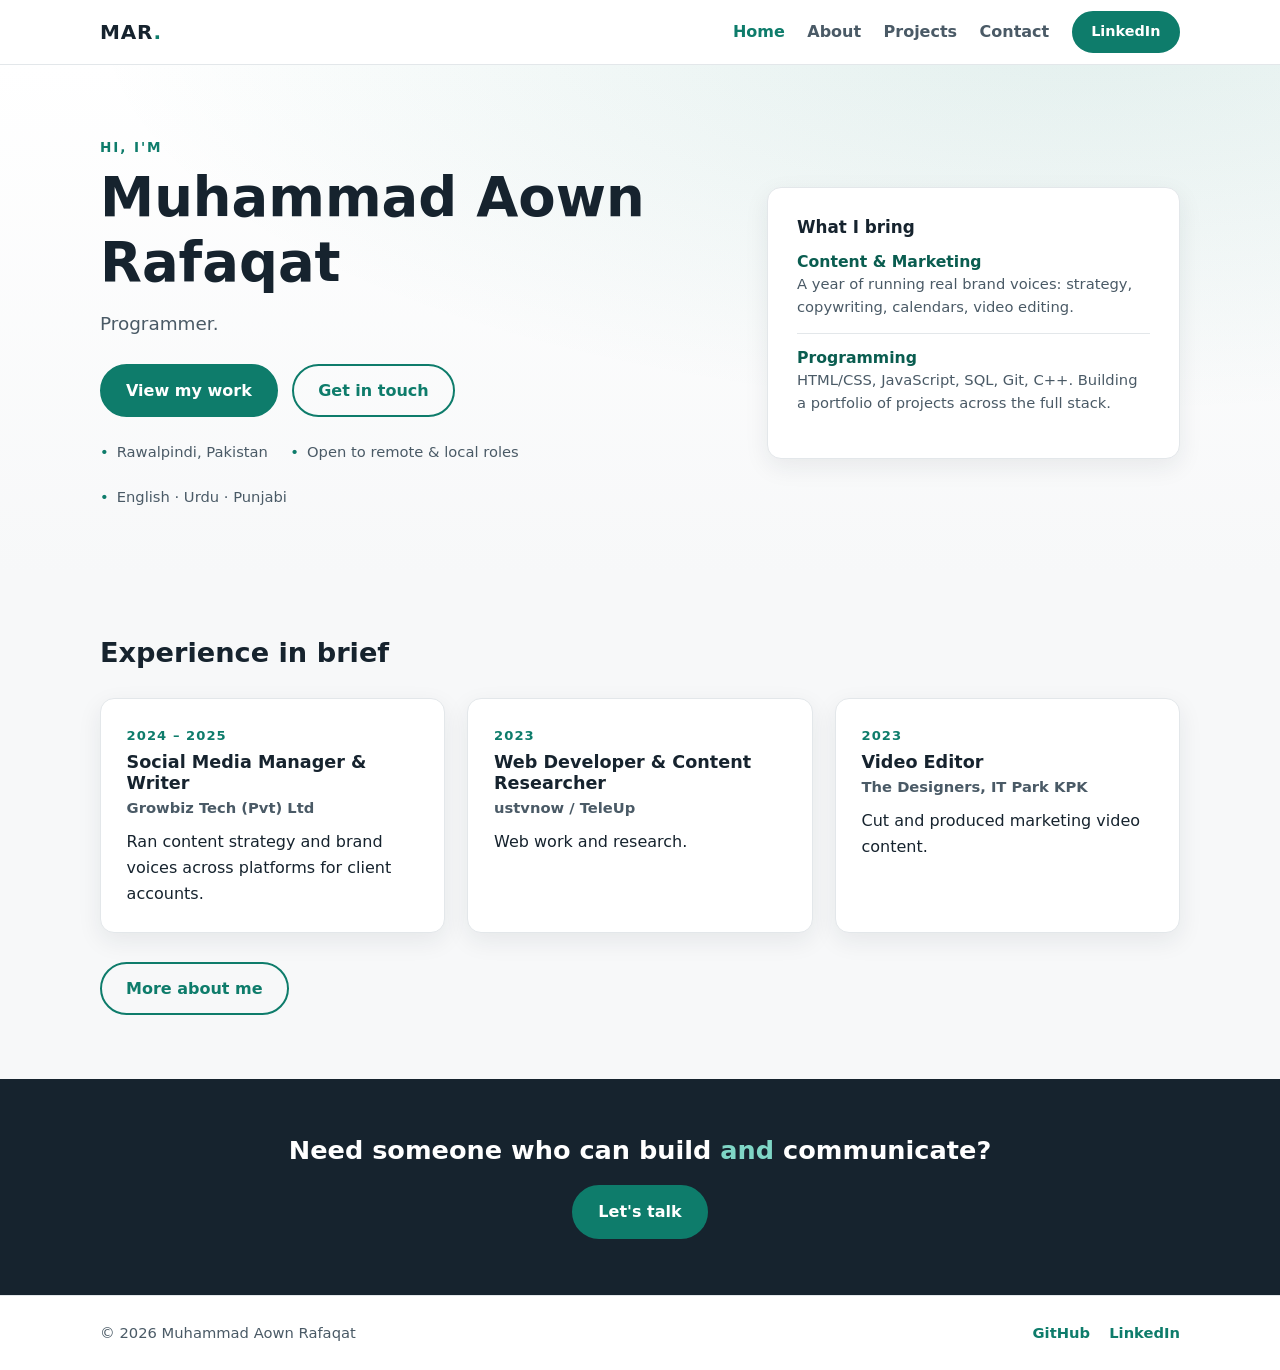
<file: index.html>
<!DOCTYPE html>
<html lang="en">
<head>
  <meta charset="UTF-8" />
  <meta name="viewport" content="width=device-width, initial-scale=1.0" />
  <title>Muhammad Aown Rafaqat | Portfolio</title>
  <meta name="description" content="Muhammad Aown Rafaqat: social media manager, content writer and programmer. CS graduate building full stack projects." />
  <link rel="stylesheet" href="styles.css" />
</head>
<body>
  <header class="site-header">
    <nav class="nav" aria-label="Main navigation">
      <a class="nav__brand" href="index.html">MAR<span>.</span></a>
      <button class="nav__toggle" id="navToggle" aria-label="Open menu" aria-expanded="false">
        <span></span><span></span><span></span>
      </button>
      <ul class="nav__links" id="navLinks">
        <li><a href="index.html" class="active">Home</a></li>
        <li><a href="about.html">About</a></li>
        <li><a href="projects.html">Projects</a></li>
        <li><a href="contact.html">Contact</a></li>
        <li><a class="btn btn--small" href="https://www.linkedin.com/in/muhammad-aown-rafaqat-1a7705451/" target="_blank" rel="noopener">LinkedIn</a></li>
      </ul>
    </nav>
  </header>

  <main>
    <section class="hero">
      <div class="container hero__grid">
        <div class="hero__text">
          <p class="hero__kicker">Hi, I'm</p>
          <h1>Muhammad Aown<br />Rafaqat</h1>
          <p class="hero__tagline">Programmer.</p>
          <div class="hero__actions">
            <a class="btn" href="projects.html">View my work</a>
            <a class="btn btn--ghost" href="contact.html">Get in touch</a>
          </div>
          <ul class="hero__meta">
            <li>Rawalpindi, Pakistan</li>
            <li>Open to remote &amp; local roles</li>
            <li>English · Urdu · Punjabi</li>
          </ul>
        </div>
        <div class="hero__card">
          <h2>What I bring</h2>
          <div class="skill">
            <h3>Content &amp; Marketing</h3>
            <p>A year of running real brand voices: strategy, copywriting, calendars, video editing.</p>
          </div>
          <div class="skill">
            <h3>Programming</h3>
            <p>HTML/CSS, JavaScript, SQL, Git, C++. Building a portfolio of projects across the full stack.</p>
          </div>
        </div>
      </div>
    </section>

    <section class="section">
      <div class="container">
        <h2 class="section__title">Experience in brief</h2>
        <div class="grid grid--3">
          <article class="card">
            <p class="card__date">2024 – 2025</p>
            <h3>Social Media Manager &amp; Writer</h3>
            <p class="card__org">Growbiz Tech (Pvt) Ltd</p>
            <p>Ran content strategy and brand voices across platforms for client accounts.</p>
          </article>
          <article class="card">
            <p class="card__date">2023</p>
            <h3>Web Developer &amp; Content Researcher</h3>
            <p class="card__org">ustvnow / TeleUp</p>
            <p>Web work and research.</p>
          </article>
          <article class="card">
            <p class="card__date">2023</p>
            <h3>Video Editor</h3>
            <p class="card__org">The Designers, IT Park KPK</p>
            <p>Cut and produced marketing video content.</p>
          </article>
        </div>
        <a class="btn btn--ghost" href="about.html">More about me</a>
      </div>
    </section>

    <section class="cta-band">
      <div class="container">
        <h2>Need someone who can build <em>and</em> communicate?</h2>
        <a class="btn" href="contact.html">Let's talk</a>
      </div>
    </section>
  </main>

  <footer class="site-footer">
    <div class="container footer__inner">
      <p>© <span id="year"></span> Muhammad Aown Rafaqat</p>
      <div class="footer__links">
        <a href="https://github.com/rafaqatmuhammadaown537" target="_blank" rel="noopener">GitHub</a>
        <a href="https://www.linkedin.com/in/muhammad-aown-rafaqat-1a7705451/" target="_blank" rel="noopener">LinkedIn</a>
      </div>
    </div>
  </footer>
  <script src="script.js"></script>
</body>
</html>
</file>
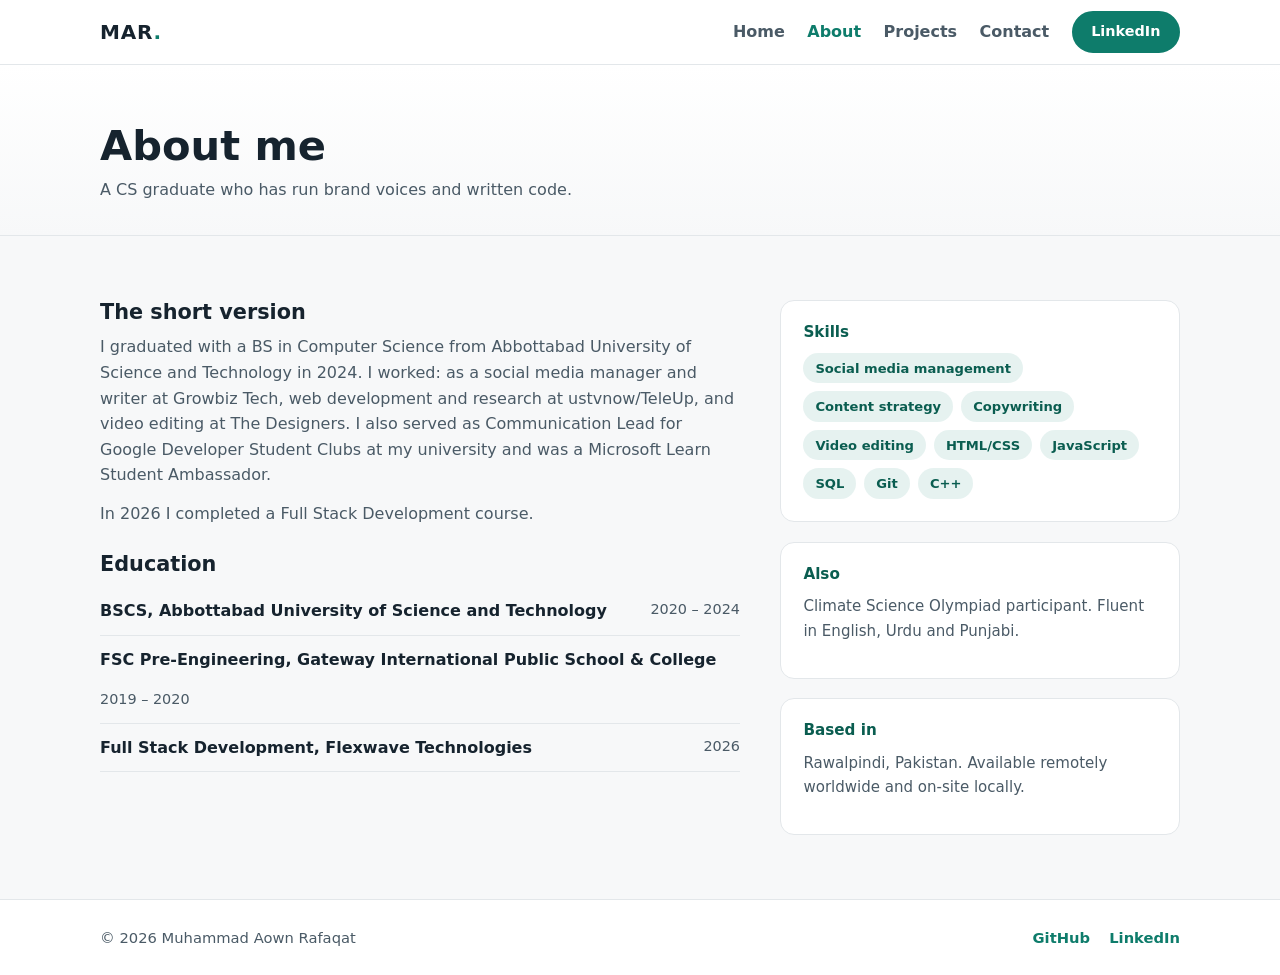
<file: about.html>
<!DOCTYPE html>
<html lang="en">
<head>
  <meta charset="UTF-8" />
  <meta name="viewport" content="width=device-width, initial-scale=1.0" />
  <title>About | Muhammad Aown Rafaqat</title>
  <link rel="stylesheet" href="styles.css" />
</head>
<body>
  <header class="site-header">
    <nav class="nav" aria-label="Main navigation">
      <a class="nav__brand" href="index.html">MAR<span>.</span></a>
      <button class="nav__toggle" id="navToggle" aria-label="Open menu" aria-expanded="false">
        <span></span><span></span><span></span>
      </button>
      <ul class="nav__links" id="navLinks">
        <li><a href="index.html">Home</a></li>
        <li><a href="about.html" class="active">About</a></li>
        <li><a href="projects.html">Projects</a></li>
        <li><a href="contact.html">Contact</a></li>
        <li><a class="btn btn--small" href="https://www.linkedin.com/in/muhammad-aown-rafaqat-1a7705451/" target="_blank" rel="noopener">LinkedIn</a></li>
      </ul>
    </nav>
  </header>

  <main>
    <section class="page-head">
      <div class="container">
        <h1>About me</h1>
        <p>A CS graduate who has run brand voices and written code.</p>
      </div>
    </section>

    <section class="section">
      <div class="container split">
        <div class="split__main">
          <h2>The short version</h2>
          <p>I graduated with a BS in Computer Science from Abbottabad University of Science and Technology in 2024. I worked: as a social media manager and writer at Growbiz Tech, web development and research at ustvnow/TeleUp, and video editing at The Designers. I also served as Communication Lead for Google Developer Student Clubs at my university and was a Microsoft Learn Student Ambassador.</p>
          <p>In 2026 I completed a Full Stack Development course.</p>
          <h2>Education</h2>
          <ul class="timeline">
            <li><strong>BSCS, Abbottabad University of Science and Technology</strong><span>2020 – 2024</span></li>
            <li><strong>FSC Pre-Engineering, Gateway International Public School &amp; College</strong><span>2019 – 2020</span></li>
            <li><strong>Full Stack Development, Flexwave Technologies</strong><span>2026</span></li>
          </ul>
        </div>
        <aside class="split__side">
          <div class="panel">
            <h3>Skills</h3>
            <ul class="tags">
              <li>Social media management</li>
              <li>Content strategy</li>
              <li>Copywriting</li>
              <li>Video editing</li>
              <li>HTML/CSS</li>
              <li>JavaScript</li>
              <li>SQL</li>
              <li>Git</li>
              <li>C++</li>
            </ul>
          </div>
          <div class="panel">
            <h3>Also</h3>
            <p>Climate Science Olympiad participant. Fluent in English, Urdu and Punjabi.</p>
          </div>
          <div class="panel">
            <h3>Based in</h3>
            <p>Rawalpindi, Pakistan. Available remotely worldwide and on-site locally.</p>
          </div>
        </aside>
      </div>
    </section>
  </main>

  <footer class="site-footer">
    <div class="container footer__inner">
      <p>© <span id="year"></span> Muhammad Aown Rafaqat</p>
      <div class="footer__links">
        <a href="https://github.com/rafaqatmuhammadaown537" target="_blank" rel="noopener">GitHub</a>
        <a href="https://www.linkedin.com/in/muhammad-aown-rafaqat-1a7705451/" target="_blank" rel="noopener">LinkedIn</a>
      </div>
    </div>
  </footer>
  <script src="script.js"></script>
</body>
</html>
</file>
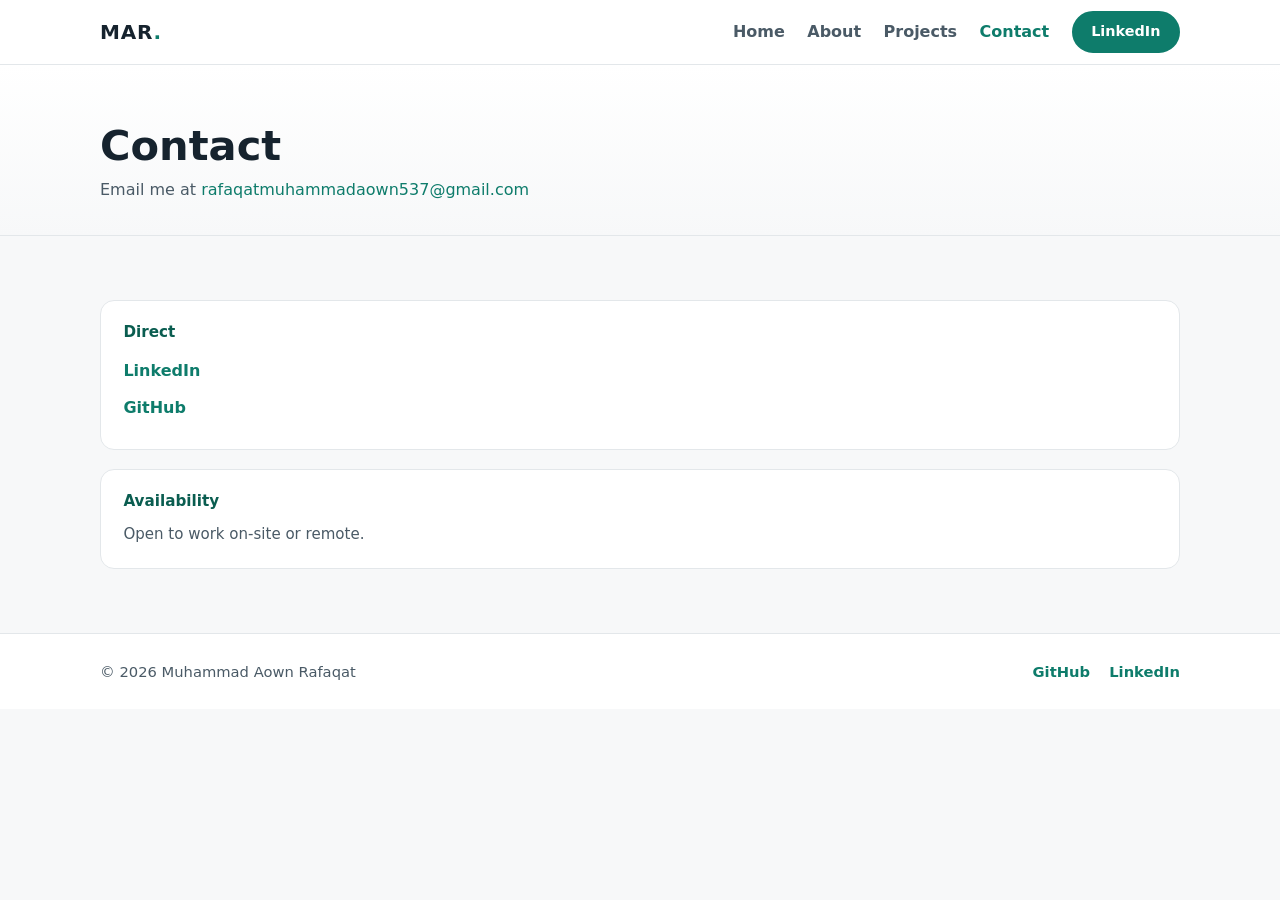
<file: contact.html>
<!DOCTYPE html>
<html lang="en">
<head>
  <meta charset="UTF-8" />
  <meta name="viewport" content="width=device-width, initial-scale=1.0" />
  <title>Contact | Muhammad Aown Rafaqat</title>
  <link rel="stylesheet" href="styles.css" />
</head>
<body>
  <header class="site-header">
    <nav class="nav" aria-label="Main navigation">
      <a class="nav__brand" href="index.html">MAR<span>.</span></a>
      <button class="nav__toggle" id="navToggle" aria-label="Open menu" aria-expanded="false">
        <span></span><span></span><span></span>
      </button>
      <ul class="nav__links" id="navLinks">
        <li><a href="index.html">Home</a></li>
        <li><a href="about.html">About</a></li>
        <li><a href="projects.html">Projects</a></li>
        <li><a href="contact.html" class="active">Contact</a></li>
        <li><a class="btn btn--small" href="https://www.linkedin.com/in/muhammad-aown-rafaqat-1a7705451/" target="_blank" rel="noopener">LinkedIn</a></li>
      </ul>
    </nav>
  </header>

  <main>
    <section class="page-head">
      <div class="container">
        <h1>Contact</h1>
        <p class="contact-email">Email me at <a href="mailto:rafaqatmuhammadaown537@gmail.com">rafaqatmuhammadaown537@gmail.com</a></p>
      </div>
    </section>

    <section class="section">
      <div class="container split__side">
        <aside class="split__side">
          <div class="panel">
            <h3>Direct</h3>
            <ul class="contact-list">
              <li><a href="https://www.linkedin.com/in/muhammad-aown-rafaqat-1a7705451/" target="_blank" rel="noopener">LinkedIn</a></li>
              <li><a href="https://github.com/rafaqatmuhammadaown537" target="_blank" rel="noopener">GitHub</a></li>
            </ul>
          </div>
          <div class="panel">
            <h3>Availability</h3>
            <p>Open to work on-site or remote.</p>
          </div>
        </aside>
      </div>
    </section>
  </main>

  <footer class="site-footer">
    <div class="container footer__inner">
      <p>© <span id="year"></span> Muhammad Aown Rafaqat</p>
      <div class="footer__links">
        <a href="https://github.com/rafaqatmuhammadaown537" target="_blank" rel="noopener">GitHub</a>
        <a href="https://www.linkedin.com/in/muhammad-aown-rafaqat-1a7705451/" target="_blank" rel="noopener">LinkedIn</a>
      </div>
    </div>
  </footer>
  <script src="script.js"></script>
</body>
</html>
</file>
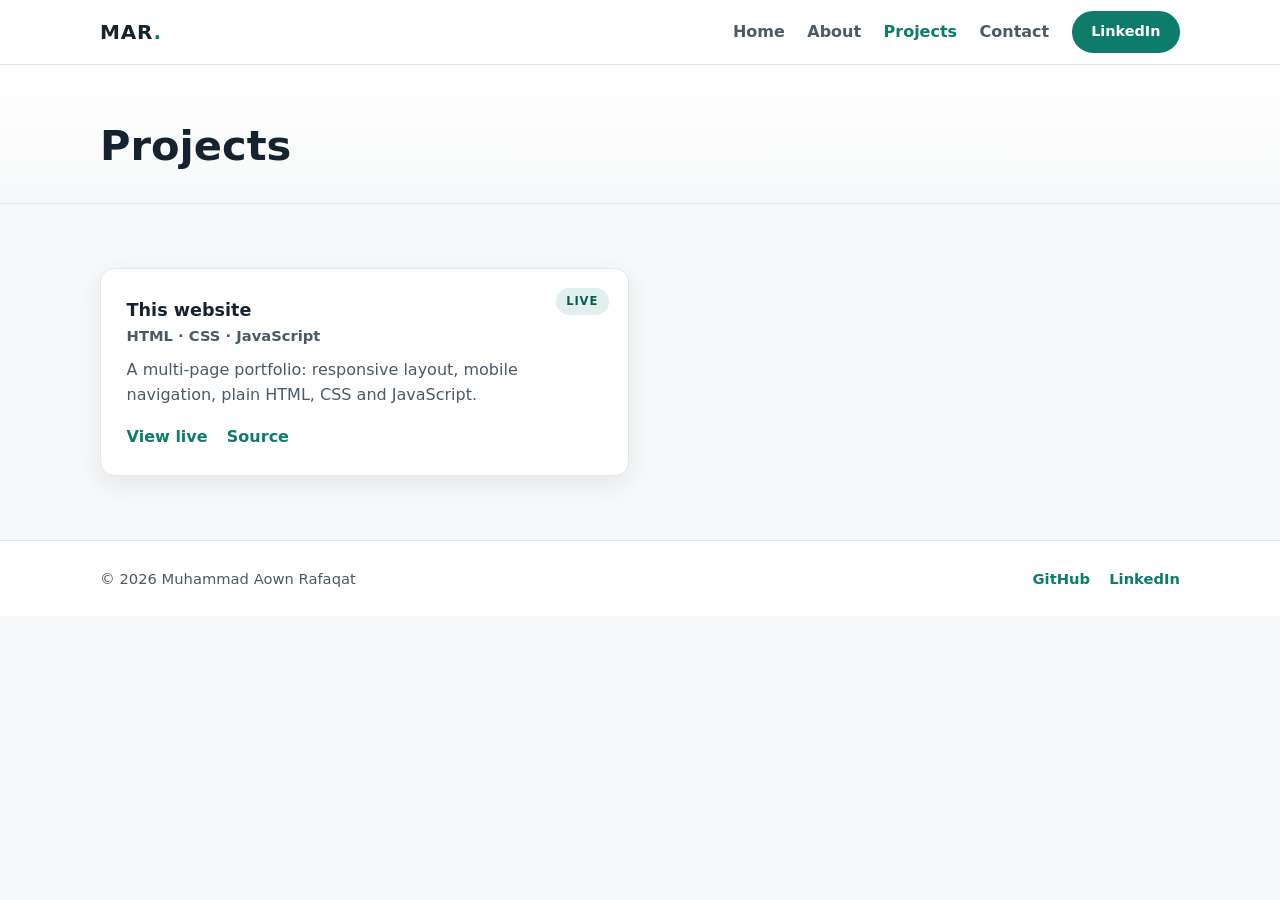
<file: projects.html>
<!DOCTYPE html>
<html lang="en">
<head>
  <meta charset="UTF-8" />
  <meta name="viewport" content="width=device-width, initial-scale=1.0" />
  <title>Projects | Muhammad Aown Rafaqat</title>
  <link rel="stylesheet" href="styles.css" />
</head>
<body>
  <header class="site-header">
    <nav class="nav" aria-label="Main navigation">
      <a class="nav__brand" href="index.html">MAR<span>.</span></a>
      <button class="nav__toggle" id="navToggle" aria-label="Open menu" aria-expanded="false">
        <span></span><span></span><span></span>
      </button>
      <ul class="nav__links" id="navLinks">
        <li><a href="index.html">Home</a></li>
        <li><a href="about.html">About</a></li>
        <li><a href="projects.html" class="active">Projects</a></li>
        <li><a href="contact.html">Contact</a></li>
        <li><a class="btn btn--small" href="https://www.linkedin.com/in/muhammad-aown-rafaqat-1a7705451/" target="_blank" rel="noopener">LinkedIn</a></li>
      </ul>
    </nav>
  </header>

  <main>
    <section class="page-head">
      <div class="container">
        <h1>Projects</h1>
      </div>
    </section>

    <section class="section">
      <div class="container grid grid--2">
        <article class="card card--project">
          <div class="card__badge">Live</div>
          <h3>This website</h3>
          <p class="card__org">HTML · CSS · JavaScript</p>
          <p>A multi-page portfolio: responsive layout, mobile navigation, plain HTML, CSS and JavaScript.</p>
          <div class="card__links">
            <a href="index.html">View live</a>
            <a href="https://github.com/rafaqatmuhammadaown537" target="_blank" rel="noopener">Source</a>
          </div>
        </article>
      </div>
    </section>
  </main>

  <footer class="site-footer">
    <div class="container footer__inner">
      <p>© <span id="year"></span> Muhammad Aown Rafaqat</p>
      <div class="footer__links">
        <a href="https://github.com/rafaqatmuhammadaown537" target="_blank" rel="noopener">GitHub</a>
        <a href="https://www.linkedin.com/in/muhammad-aown-rafaqat-1a7705451/" target="_blank" rel="noopener">LinkedIn</a>
      </div>
    </div>
  </footer>
  <script src="script.js"></script>
</body>
</html>
</file>
<file: styles.css>
/* ===== Base ===== */
:root {
  --ink: #16232e;
  --ink-soft: #4a5a66;
  --bg: #f7f8f9;
  --surface: #ffffff;
  --accent: #0e7c6b;
  --accent-dark: #0a5d50;
  --line: #e3e7ea;
  --radius: 14px;
  --shadow: 0 8px 24px rgba(22, 35, 46, 0.08);
  --font: "Segoe UI", system-ui, -apple-system, "Helvetica Neue", Arial, sans-serif;
}

* { margin: 0; padding: 0; box-sizing: border-box; }

html { scroll-behavior: smooth; }

body {
  font-family: var(--font);
  color: var(--ink);
  background: var(--bg);
  line-height: 1.6;
}

img { max-width: 100%; display: block; }

a { color: var(--accent); text-decoration: none; }
a:hover { color: var(--accent-dark); }

h1, h2, h3 { line-height: 1.2; }

.container { width: min(1080px, 92%); margin: 0 auto; }

/* ===== Header / nav ===== */
.site-header {
  position: sticky;
  top: 0;
  z-index: 20;
  background: rgba(255, 255, 255, 0.92);
  backdrop-filter: blur(8px);
  border-bottom: 1px solid var(--line);
}

.nav {
  width: min(1080px, 92%);
  margin: 0 auto;
  display: flex;
  align-items: center;
  justify-content: space-between;
  min-height: 64px;
}

.nav__brand {
  font-weight: 800;
  font-size: 1.25rem;
  letter-spacing: 0.04em;
  color: var(--ink);
}
.nav__brand span { color: var(--accent); }

.nav__links {
  display: flex;
  align-items: center;
  gap: 1.4rem;
  list-style: none;
}
.nav__links a { color: var(--ink-soft); font-weight: 600; }
.nav__links a.active { color: var(--accent); }
.nav__links a.btn { color: #fff; }

.nav__toggle {
  display: none;
  flex-direction: column;
  gap: 5px;
  background: none;
  border: 0;
  cursor: pointer;
  padding: 8px;
}
.nav__toggle span {
  width: 22px;
  height: 2px;
  background: var(--ink);
  border-radius: 2px;
  transition: transform 0.2s ease, opacity 0.2s ease;
}
.nav__toggle.open span:nth-child(1) { transform: translateY(7px) rotate(45deg); }
.nav__toggle.open span:nth-child(2) { opacity: 0; }
.nav__toggle.open span:nth-child(3) { transform: translateY(-7px) rotate(-45deg); }

/* ===== Buttons ===== */
.btn {
  display: inline-block;
  background: var(--accent);
  color: #fff;
  font-weight: 700;
  padding: 0.75rem 1.5rem;
  border-radius: 999px;
  border: 2px solid var(--accent);
  cursor: pointer;
  font-size: 1rem;
  font-family: inherit;
  transition: background 0.2s ease, transform 0.15s ease;
}
.btn:hover { background: var(--accent-dark); color: #fff; transform: translateY(-1px); }
.btn--ghost { background: transparent; color: var(--accent); }
.btn--ghost:hover { background: rgba(14, 124, 107, 0.08); color: var(--accent-dark); }
.btn--small { padding: 0.45rem 1.1rem; font-size: 0.9rem; }

/* ===== Hero ===== */
.hero {
  padding: 4.5rem 0 4rem;
  background:
    radial-gradient(1000px 400px at 85% -10%, rgba(14, 124, 107, 0.12), transparent),
    linear-gradient(180deg, #ffffff 0%, var(--bg) 100%);
}
.hero__grid {
  display: grid;
  grid-template-columns: 1.2fr 0.8fr;
  gap: 3rem;
  align-items: center;
}
.hero__kicker {
  font-weight: 700;
  color: var(--accent);
  text-transform: uppercase;
  letter-spacing: 0.14em;
  font-size: 0.85rem;
}
.hero__text h1 { font-size: clamp(2.2rem, 5vw, 3.4rem); margin: 0.4rem 0 0.8rem; }
.hero__tagline { font-size: 1.15rem; color: var(--ink-soft); max-width: 34rem; }
.hero__actions { display: flex; gap: 0.9rem; margin: 1.6rem 0 1.4rem; flex-wrap: wrap; }
.hero__meta { display: flex; gap: 1.4rem; flex-wrap: wrap; list-style: none; color: var(--ink-soft); font-size: 0.92rem; }
.hero__meta li::before { content: "•"; color: var(--accent); margin-right: 0.5rem; }

.hero__card {
  background: var(--surface);
  border: 1px solid var(--line);
  border-radius: var(--radius);
  box-shadow: var(--shadow);
  padding: 1.8rem;
}
.hero__card h2 { font-size: 1.05rem; margin-bottom: 1rem; }
.skill { padding: 0.9rem 0; border-top: 1px solid var(--line); }
.skill:first-of-type { border-top: 0; padding-top: 0; }
.skill h3 { font-size: 0.98rem; color: var(--accent-dark); }
.skill p { font-size: 0.92rem; color: var(--ink-soft); }

/* ===== Sections ===== */
.section { padding: 4rem 0; }
.section__title { font-size: 1.7rem; margin-bottom: 1.8rem; }

.page-head {
  padding: 3.5rem 0 2rem;
  background: linear-gradient(180deg, #ffffff 0%, var(--bg) 100%);
  border-bottom: 1px solid var(--line);
}
.page-head h1 { font-size: clamp(1.9rem, 4vw, 2.6rem); }
.page-head p { color: var(--ink-soft); max-width: 40rem; margin-top: 0.4rem; }

/* ===== Grid & cards ===== */
.grid { display: grid; gap: 1.4rem; }
.grid--3 { grid-template-columns: repeat(3, 1fr); }
.grid--2 { grid-template-columns: repeat(2, 1fr); }

.card {
  background: var(--surface);
  border: 1px solid var(--line);
  border-radius: var(--radius);
  padding: 1.6rem;
  box-shadow: var(--shadow);
}
.card__date {
  font-size: 0.82rem;
  font-weight: 700;
  color: var(--accent);
  text-transform: uppercase;
  letter-spacing: 0.08em;
}
.card h3 { margin: 0.35rem 0 0.15rem; font-size: 1.1rem; }
.card__org { color: var(--ink-soft); font-size: 0.92rem; font-weight: 600; }
.card p + p { margin-top: 0.6rem; }
.section .btn--ghost { margin-top: 1.8rem; }

.card--project { position: relative; display: flex; flex-direction: column; }
.card--project p { color: var(--ink-soft); flex: 1; }
.card--coming { opacity: 0.85; }
.card__badge {
  position: absolute;
  top: 1.2rem;
  right: 1.2rem;
  background: rgba(14, 124, 107, 0.12);
  color: var(--accent-dark);
  font-size: 0.72rem;
  font-weight: 800;
  text-transform: uppercase;
  letter-spacing: 0.08em;
  padding: 0.25rem 0.65rem;
  border-radius: 999px;
}
.card__badge--muted { background: rgba(74, 90, 102, 0.12); color: var(--ink-soft); }
.card__links { display: flex; gap: 1.2rem; margin-top: 1rem; font-weight: 700; }

/* ===== Split layout ===== */
.split {
  display: grid;
  grid-template-columns: 1.6fr 1fr;
  gap: 2.5rem;
  align-items: start;
}
.split h2 { font-size: 1.3rem; margin: 1.6rem 0 0.6rem; }
.split h2:first-child { margin-top: 0; }
.split p { color: var(--ink-soft); margin-bottom: 0.8rem; }
.split__side { display: grid; gap: 1.2rem; }

.panel {
  background: var(--surface);
  border: 1px solid var(--line);
  border-radius: var(--radius);
  padding: 1.4rem;
}
.panel h3 { font-size: 0.95rem; margin-bottom: 0.7rem; color: var(--accent-dark); }
.panel p { color: var(--ink-soft); font-size: 0.94rem; }

.tags { list-style: none; display: flex; flex-wrap: wrap; gap: 0.5rem; }
.tags li {
  background: rgba(14, 124, 107, 0.1);
  color: var(--accent-dark);
  font-size: 0.82rem;
  font-weight: 600;
  padding: 0.3rem 0.75rem;
  border-radius: 999px;
}

.timeline { list-style: none; }
.timeline li {
  padding: 0.7rem 0;
  border-bottom: 1px solid var(--line);
  display: flex;
  justify-content: space-between;
  gap: 1rem;
  flex-wrap: wrap;
}
.timeline li span { color: var(--ink-soft); font-size: 0.9rem; }

.contact-list { list-style: none; }
.contact-list li { padding: 0.35rem 0; font-weight: 600; }

/* ===== Form ===== */
.form__row { margin-bottom: 1.2rem; }
.form label { display: block; font-weight: 700; font-size: 0.92rem; margin-bottom: 0.35rem; }
.form input,
.form textarea {
  width: 100%;
  font-family: inherit;
  font-size: 1rem;
  color: var(--ink);
  padding: 0.75rem 0.9rem;
  border: 1px solid var(--line);
  border-radius: 10px;
  background: var(--surface);
  transition: border-color 0.2s ease;
}
.form input:focus,
.form textarea:focus { outline: none; border-color: var(--accent); }
.form input.invalid,
.form textarea.invalid { border-color: #c0392b; }
.form__error {
  display: none;
  color: #c0392b;
  font-size: 0.85rem;
  margin-top: 0.3rem;
}
.form__error.show { display: block; }
.form__success {
  margin-top: 1rem;
  color: var(--accent-dark);
  font-weight: 600;
}

/* ===== CTA band ===== */
.cta-band {
  background: var(--ink);
  color: #fff;
  padding: 3.5rem 0;
  text-align: center;
}
.cta-band h2 { font-size: 1.6rem; margin-bottom: 1.2rem; }
.cta-band em { color: #7fd6c6; font-style: normal; }

/* ===== Footer ===== */
.site-footer {
  border-top: 1px solid var(--line);
  padding: 1.6rem 0;
  background: var(--surface);
}
.footer__inner {
  display: flex;
  justify-content: space-between;
  align-items: center;
  gap: 1rem;
  flex-wrap: wrap;
  color: var(--ink-soft);
  font-size: 0.92rem;
}
.footer__links { display: flex; gap: 1.2rem; font-weight: 600; }

/* ===== Responsive ===== */
@media (max-width: 860px) {
  .hero__grid,
  .split { grid-template-columns: 1fr; }
  .grid--3 { grid-template-columns: 1fr; }
  .grid--2 { grid-template-columns: 1fr; }

  .nav__toggle { display: flex; }
  .nav__links {
    position: absolute;
    top: 64px;
    left: 0;
    right: 0;
    flex-direction: column;
    align-items: flex-start;
    background: var(--surface);
    border-bottom: 1px solid var(--line);
    padding: 1rem 5%;
    gap: 0.9rem;
    display: none;
  }
  .nav__links.open { display: flex; }
}
</file>
